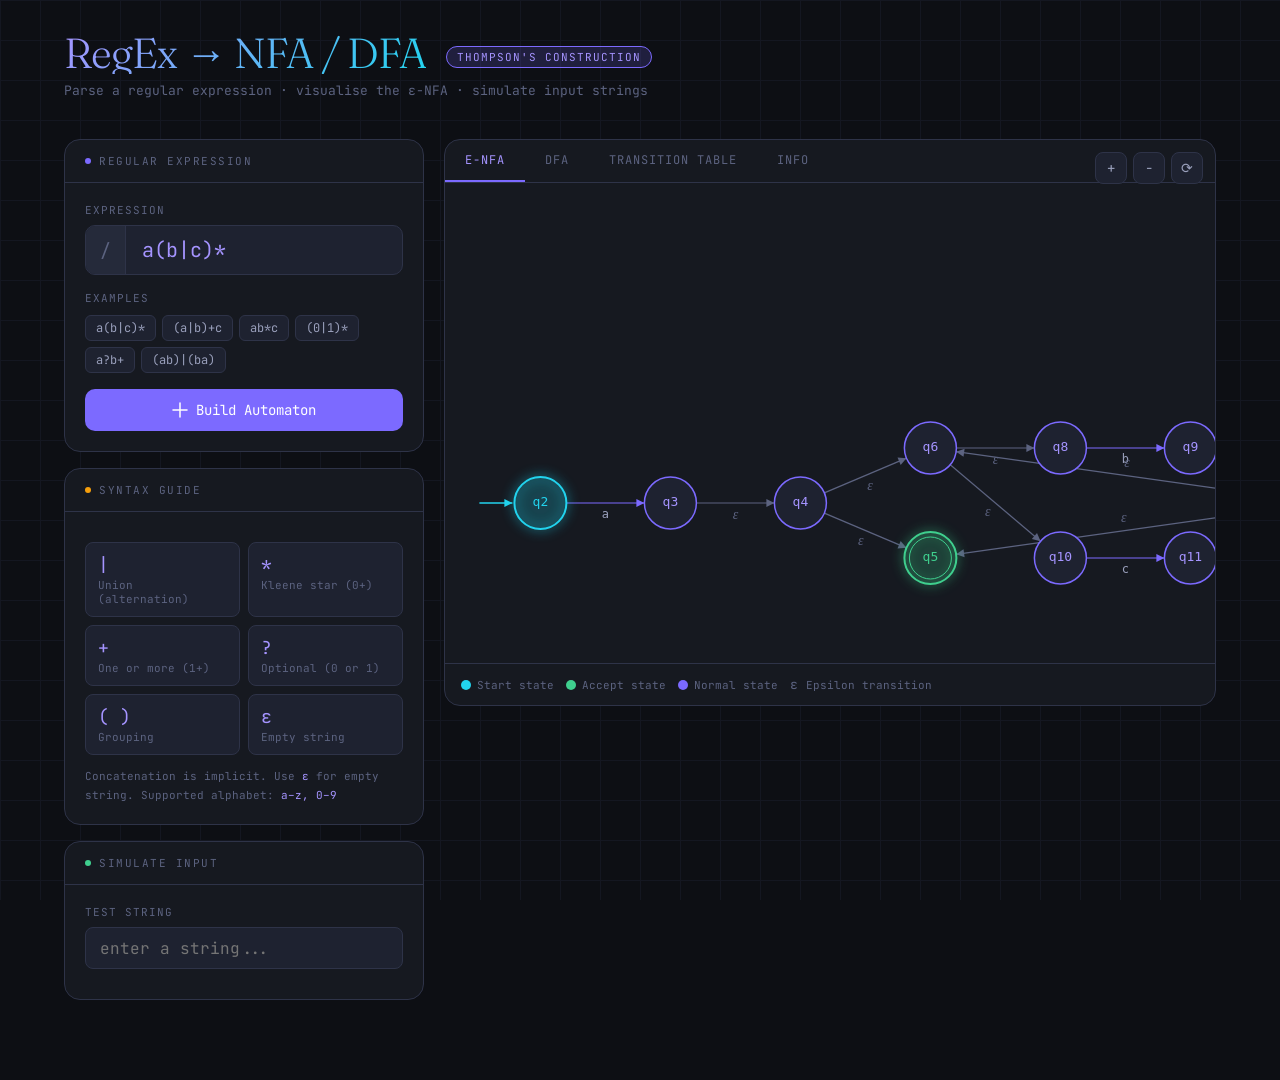
<file: index.html>
<!DOCTYPE html>
<html lang="en">
<head>
<meta charset="UTF-8">
<meta name="viewport" content="width=device-width, initial-scale=1.0">
<title>Regex → Finite Automaton</title>
<link href="https://fonts.googleapis.com/css2?family=JetBrains+Mono:wght@400;500;600&family=Fraunces:opsz,wght@9..144,300;9..144,600&display=swap" rel="stylesheet">
<link rel="stylesheet" href="styles.css">
</head>
<body>
<div class="app">
  <header>
    <div class="header-top">
      <h1>RegEx → NFA / DFA</h1>
      <div class="badge">Thompson's Construction</div>
    </div>
    <div class="subtitle">Parse a regular expression · visualise the ε-NFA · simulate input strings</div>
  </header>

  <div class="layout">
    <!-- Left panel -->
    <div style="display:flex;flex-direction:column;gap:16px;">

      <!-- Input panel -->
      <div class="panel">
        <div class="panel-header"><div class="panel-dot"></div> Regular Expression</div>
        <div class="panel-body">
          <div class="input-group">
            <label>Expression</label>
            <div class="regex-input-wrap">
              <div class="regex-prefix">/</div>
              <input id="regex-input" type="text" placeholder="a(b|c)*" autocomplete="off" spellcheck="false">
            </div>
            <div id="error-msg" class="error-msg"></div>
          </div>

          <div class="input-group">
            <label>Examples</label>
            <div class="examples">
              <button class="ex-btn" onclick="setExample('a(b|c)*')">a(b|c)*</button>
              <button class="ex-btn" onclick="setExample('(a|b)+c')">(a|b)+c</button>
              <button class="ex-btn" onclick="setExample('ab*c')">ab*c</button>
              <button class="ex-btn" onclick="setExample('(0|1)*')">(0|1)*</button>
              <button class="ex-btn" onclick="setExample('a?b+')">a?b+</button>
              <button class="ex-btn" onclick="setExample('(ab)+|(ba)+')">(ab)|(ba)</button>
            </div>
          </div>

          <button class="btn btn-primary" onclick="buildAutomaton()">
            <svg width="16" height="16" viewBox="0 0 16 16" fill="none"><path d="M8 1v14M1 8h14" stroke="currentColor" stroke-width="1.5" stroke-linecap="round"/></svg>
            Build Automaton
          </button>
        </div>
      </div>

      <!-- Syntax guide -->
      <div class="panel">
        <div class="panel-header"><div class="panel-dot amber"></div> Syntax Guide</div>
        <div class="panel-body">
          <div class="ops-grid">
            <div class="op-item"><div class="op-sym">|</div><div class="op-name">Union (alternation)</div></div>
            <div class="op-item"><div class="op-sym">*</div><div class="op-name">Kleene star (0+)</div></div>
            <div class="op-item"><div class="op-sym">+</div><div class="op-name">One or more (1+)</div></div>
            <div class="op-item"><div class="op-sym">?</div><div class="op-name">Optional (0 or 1)</div></div>
            <div class="op-item"><div class="op-sym">( )</div><div class="op-name">Grouping</div></div>
            <div class="op-item"><div class="op-sym">ε</div><div class="op-name">Empty string</div></div>
          </div>
          <div class="hint" style="margin-top:12px">
            Concatenation is implicit. Use <span>ε</span> for empty string. Supported alphabet: <span>a–z, 0–9</span>
          </div>
        </div>
      </div>

      <!-- Simulate -->
      <div class="panel" id="sim-panel" style="display:none">
        <div class="panel-header"><div class="panel-dot green"></div> Simulate Input</div>
        <div class="panel-body">
          <label>Test String</label>
          <input id="sim-string" type="text" placeholder="enter a string..." autocomplete="off" spellcheck="false" oninput="simulate()">
          <div class="sim-chars" id="sim-chars"></div>
          <div id="sim-result" class="sim-result"></div>
        </div>
      </div>

    </div>

    <!-- Right panel -->
    <div>
      <div id="canvas-wrap">
        <div class="tabs">
          <button class="tab active" id="tab-enfa" onclick="switchTab('enfa')">ε-NFA</button>
          <button class="tab" id="tab-dfa" onclick="switchTab('dfa')">DFA</button>
          <button class="tab" id="tab-table" onclick="switchTab('table')">Transition Table</button>
          <button class="tab" id="tab-info" onclick="switchTab('info')">Info</button>
        </div>

        <div id="canvas-controls">
          <div class="icon-btn" onclick="zoomIn()" title="Zoom in">+</div>
          <div class="icon-btn" onclick="zoomOut()" title="Zoom out">−</div>
          <div class="icon-btn" onclick="resetView()" title="Reset view">⟳</div>
        </div>

        <!-- Tab: ε-NFA -->
        <div id="content-enfa" class="tab-content active">
          <div id="welcome-state">
            <div class="welcome-icon">◎</div>
            <div class="welcome-title">Enter a regular expression to begin</div>
            <div class="hint" style="margin-top:8px;max-width:300px;font-size:12px">The automaton will be visualised here using Thompson's construction algorithm</div>
          </div>
          <canvas id="nfa-canvas" style="display:none"></canvas>
          <div class="legend" id="nfa-legend" style="display:none">
            <div class="legend-item"><div class="legend-dot" style="background:var(--teal)"></div> Start state</div>
            <div class="legend-item"><div class="legend-dot" style="background:var(--green)"></div> Accept state</div>
            <div class="legend-item"><div class="legend-dot" style="background:var(--accent)"></div> Normal state</div>
            <div class="legend-item"><span style="color:var(--text3);font-size:13px;margin-right:2px">ε</span> Epsilon transition</div>
          </div>
        </div>

        <!-- Tab: DFA -->
        <div id="content-dfa" class="tab-content">
          <canvas id="dfa-canvas"></canvas>
          <div class="legend" id="dfa-legend">
            <div class="legend-item"><div class="legend-dot" style="background:var(--teal)"></div> Start state</div>
            <div class="legend-item"><div class="legend-dot" style="background:var(--green)"></div> Accept state</div>
          </div>
        </div>

        <!-- Tab: Table -->
        <div id="content-table" class="tab-content">
          <div class="scrollable" id="table-container" style="padding:20px">
            <div class="hint" style="padding:40px;text-align:center">Build an automaton first.</div>
          </div>
        </div>

        <!-- Tab: Info -->
        <div id="content-info" class="tab-content">
          <div style="padding:20px" id="info-container">
            <div class="hint" style="padding:40px;text-align:center">Build an automaton first.</div>
          </div>
        </div>

      </div>
    </div>
  </div>
</div>

<script src="script.js"></script>
</body>
</html>
</file>
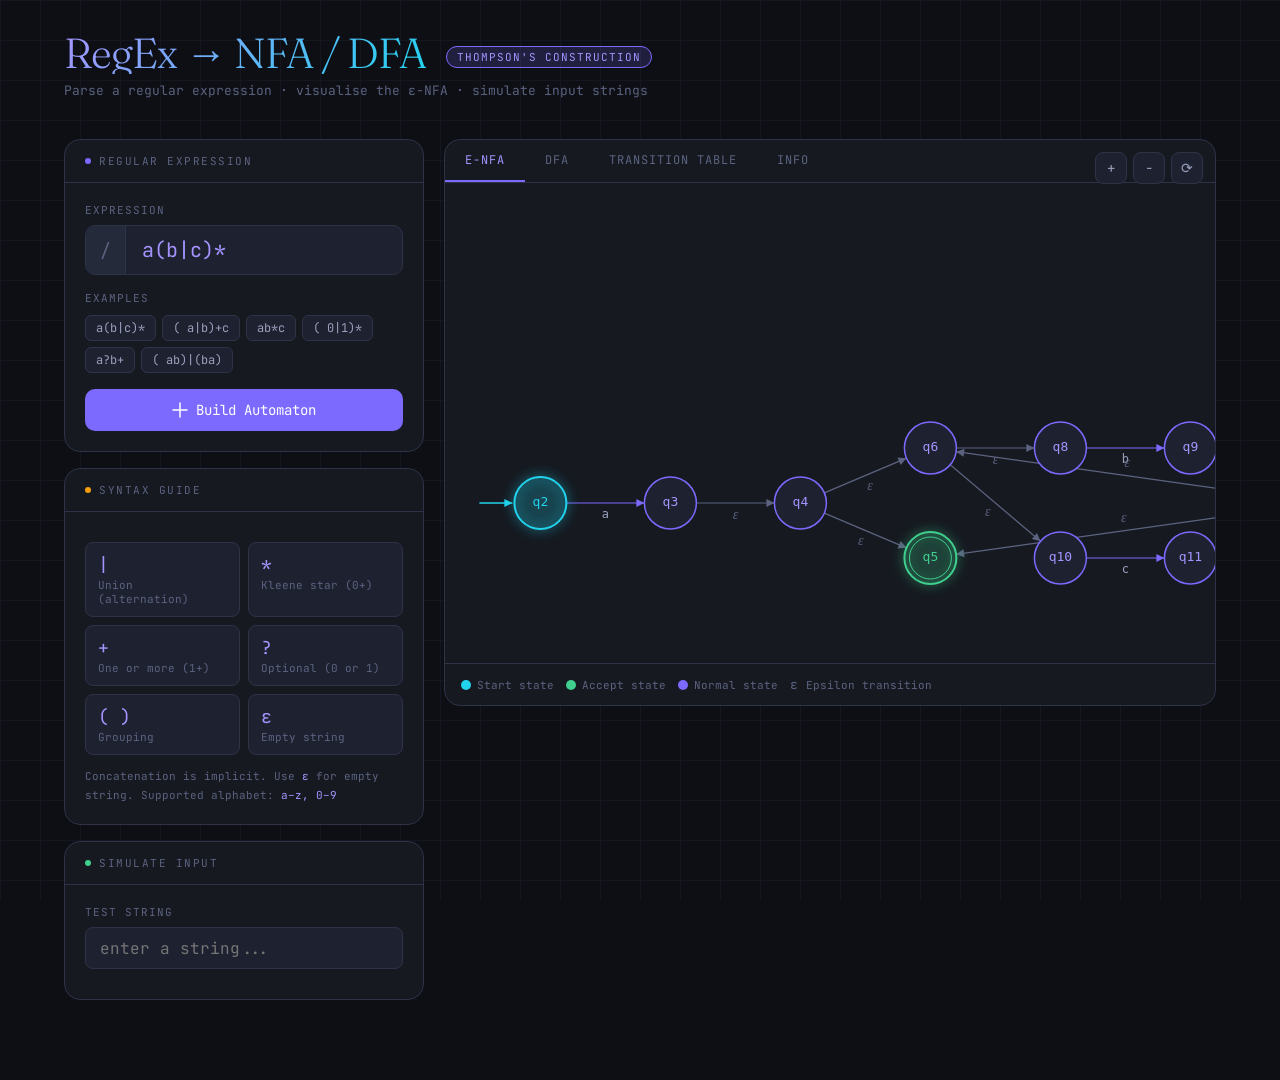
<file: regex-automaton 2.html>
<!DOCTYPE html>
<html lang="en">
<head>
<meta charset="UTF-8">
<meta name="viewport" content="width=device-width, initial-scale=1.0">
<title>Regex → Finite Automaton</title>
<link href="https://fonts.googleapis.com/css2?family=JetBrains+Mono:wght@400;500;600&family=Fraunces:opsz,wght@9..144,300;9..144,600&display=swap" rel="stylesheet">
<style>
  :root {
    --bg: #0d0f14;
    --surface: #161920;
    --surface2: #1e2230;
    --surface3: #252a3a;
    --border: #2e3348;
    --border2: #3d4460;
    --accent: #7c6aff;
    --accent2: #a594ff;
    --accent-glow: rgba(124,106,255,0.18);
    --green: #3fcf8e;
    --green-dim: rgba(63,207,142,0.12);
    --red: #ff6b6b;
    --red-dim: rgba(255,107,107,0.12);
    --amber: #f59e0b;
    --amber-dim: rgba(245,158,11,0.12);
    --teal: #22d3ee;
    --teal-dim: rgba(34,211,238,0.1);
    --text: #e8eaf2;
    --text2: #9aa0bc;
    --text3: #5c6380;
    --mono: 'JetBrains Mono', monospace;
    --serif: 'Fraunces', serif;
  }
  * { box-sizing: border-box; margin: 0; padding: 0; }
  body {
    background: var(--bg);
    color: var(--text);
    font-family: var(--mono);
    min-height: 100vh;
    overflow-x: hidden;
  }

  /* Grid background */
  body::before {
    content: '';
    position: fixed;
    inset: 0;
    background-image:
      linear-gradient(var(--border) 1px, transparent 1px),
      linear-gradient(90deg, var(--border) 1px, transparent 1px);
    background-size: 40px 40px;
    opacity: 0.25;
    pointer-events: none;
    z-index: 0;
  }

  .app { position: relative; z-index: 1; max-width: 1200px; margin: 0 auto; padding: 32px 24px 80px; }

  /* Header */
  header { margin-bottom: 40px; }
  .header-top { display: flex; align-items: flex-end; gap: 20px; margin-bottom: 8px; }
  h1 {
    font-family: var(--serif);
    font-size: 42px;
    font-weight: 300;
    letter-spacing: -1px;
    line-height: 1;
    background: linear-gradient(135deg, var(--accent2) 0%, var(--teal) 100%);
    -webkit-background-clip: text;
    -webkit-text-fill-color: transparent;
    background-clip: text;
  }
  .badge {
    background: var(--accent-glow);
    border: 1px solid var(--accent);
    color: var(--accent2);
    font-size: 11px;
    padding: 3px 10px;
    border-radius: 20px;
    margin-bottom: 6px;
    letter-spacing: 1px;
    text-transform: uppercase;
  }
  .subtitle { color: var(--text3); font-size: 13px; }

  /* Layout */
  .layout { display: grid; grid-template-columns: 360px 1fr; gap: 20px; align-items: start; }
  @media (max-width: 900px) { .layout { grid-template-columns: 1fr; } }

  /* Panel */
  .panel {
    background: var(--surface);
    border: 1px solid var(--border);
    border-radius: 16px;
    overflow: hidden;
  }
  .panel-header {
    padding: 14px 20px;
    border-bottom: 1px solid var(--border);
    display: flex;
    align-items: center;
    gap: 8px;
    font-size: 11px;
    letter-spacing: 1.5px;
    text-transform: uppercase;
    color: var(--text3);
  }
  .panel-dot { width: 6px; height: 6px; border-radius: 50%; background: var(--accent); }
  .panel-dot.green { background: var(--green); }
  .panel-dot.amber { background: var(--amber); }
  .panel-body { padding: 20px; }

  /* Input section */
  .input-group { margin-bottom: 16px; }
  label { font-size: 11px; color: var(--text3); letter-spacing: 1px; text-transform: uppercase; display: block; margin-bottom: 8px; }

  .regex-input-wrap {
    position: relative;
    display: flex;
    align-items: center;
    background: var(--surface2);
    border: 1px solid var(--border);
    border-radius: 10px;
    overflow: hidden;
    transition: border-color 0.2s;
  }
  .regex-input-wrap:focus-within { border-color: var(--accent); box-shadow: 0 0 0 3px var(--accent-glow); }
  .regex-prefix {
    padding: 0 14px;
    color: var(--text3);
    font-size: 18px;
    font-family: var(--mono);
    border-right: 1px solid var(--border);
    height: 48px;
    display: flex;
    align-items: center;
    background: var(--surface3);
    user-select: none;
  }
  #regex-input {
    flex: 1;
    background: transparent;
    border: none;
    outline: none;
    color: var(--accent2);
    font-family: var(--mono);
    font-size: 20px;
    padding: 0 16px;
    height: 48px;
    caret-color: var(--accent);
  }

  .examples { display: flex; flex-wrap: wrap; gap: 6px; margin-top: 10px; }
  .ex-btn {
    background: var(--surface2);
    border: 1px solid var(--border);
    color: var(--text2);
    font-family: var(--mono);
    font-size: 12px;
    padding: 4px 10px;
    border-radius: 6px;
    cursor: pointer;
    transition: all 0.15s;
  }
  .ex-btn:hover { border-color: var(--accent); color: var(--accent2); background: var(--accent-glow); }

  /* Buttons */
  .btn {
    display: inline-flex;
    align-items: center;
    gap: 8px;
    padding: 10px 20px;
    border-radius: 10px;
    font-family: var(--mono);
    font-size: 13px;
    cursor: pointer;
    transition: all 0.15s;
    border: none;
  }
  .btn-primary {
    background: var(--accent);
    color: #fff;
    width: 100%;
    justify-content: center;
    font-size: 14px;
    padding: 12px;
  }
  .btn-primary:hover { background: var(--accent2); transform: translateY(-1px); }
  .btn-primary:active { transform: translateY(0); }
  .btn-secondary {
    background: var(--surface2);
    border: 1px solid var(--border);
    color: var(--text2);
  }
  .btn-secondary:hover { border-color: var(--teal); color: var(--teal); }

  /* Tabs */
  .tabs { display: flex; border-bottom: 1px solid var(--border); }
  .tab {
    padding: 12px 20px;
    font-size: 12px;
    letter-spacing: 1px;
    text-transform: uppercase;
    color: var(--text3);
    cursor: pointer;
    border-bottom: 2px solid transparent;
    transition: all 0.15s;
    background: none;
    border-top: none;
    border-left: none;
    border-right: none;
    font-family: var(--mono);
  }
  .tab.active { color: var(--accent2); border-bottom-color: var(--accent); }
  .tab:hover:not(.active) { color: var(--text2); }

  /* Canvas area */
  #canvas-wrap {
    background: var(--surface);
    border: 1px solid var(--border);
    border-radius: 16px;
    overflow: hidden;
    position: relative;
  }
  #canvas-controls {
    position: absolute;
    top: 12px;
    right: 12px;
    display: flex;
    gap: 6px;
    z-index: 10;
  }
  .icon-btn {
    width: 32px; height: 32px;
    background: var(--surface2);
    border: 1px solid var(--border);
    border-radius: 8px;
    display: flex; align-items: center; justify-content: center;
    cursor: pointer;
    color: var(--text2);
    font-size: 14px;
    transition: all 0.15s;
  }
  .icon-btn:hover { border-color: var(--accent); color: var(--accent2); }

  #automaton-canvas { display: block; width: 100%; }

  /* Info table */
  .info-table { width: 100%; border-collapse: collapse; font-size: 12px; }
  .info-table td { padding: 6px 10px; border-bottom: 1px solid var(--border); }
  .info-table td:first-child { color: var(--text3); width: 40%; }
  .info-table td:last-child { color: var(--text2); font-family: var(--mono); }

  /* Transition table */
  .trans-table { width: 100%; border-collapse: collapse; font-size: 12px; overflow: auto; }
  .trans-table th {
    background: var(--surface3);
    padding: 8px 12px;
    color: var(--text3);
    font-weight: 400;
    letter-spacing: 1px;
    text-align: left;
    border-bottom: 1px solid var(--border);
    white-space: nowrap;
  }
  .trans-table td {
    padding: 7px 12px;
    border-bottom: 1px solid var(--border);
    color: var(--text2);
    white-space: nowrap;
  }
  .trans-table tr:hover td { background: var(--surface2); }
  .state-badge {
    display: inline-flex; align-items: center; gap: 4px;
    padding: 2px 8px;
    border-radius: 4px;
    font-size: 11px;
  }
  .state-start { background: var(--teal-dim); color: var(--teal); border: 1px solid var(--teal); }
  .state-accept { background: var(--green-dim); color: var(--green); border: 1px solid var(--green); }

  /* Simulation */
  #sim-string {
    background: var(--surface2);
    border: 1px solid var(--border);
    border-radius: 8px;
    padding: 0 14px;
    height: 42px;
    color: var(--text);
    font-family: var(--mono);
    font-size: 16px;
    width: 100%;
    outline: none;
    transition: border-color 0.2s;
  }
  #sim-string:focus { border-color: var(--teal); box-shadow: 0 0 0 3px var(--teal-dim); }
  .sim-result {
    padding: 14px 16px;
    border-radius: 10px;
    font-size: 14px;
    margin-top: 12px;
    display: none;
    align-items: center;
    gap: 10px;
  }
  .sim-result.accepted { display: flex; background: var(--green-dim); border: 1px solid var(--green); color: var(--green); }
  .sim-result.rejected { display: flex; background: var(--red-dim); border: 1px solid var(--red); color: var(--red); }
  .sim-chars { display: flex; flex-wrap: wrap; gap: 4px; margin-top: 10px; }
  .sim-char {
    width: 32px; height: 32px;
    display: flex; align-items: center; justify-content: center;
    border-radius: 6px;
    border: 1px solid var(--border);
    font-size: 16px;
    font-family: var(--mono);
    transition: all 0.3s;
    background: var(--surface2);
    color: var(--text2);
  }
  .sim-char.active { background: var(--accent-glow); border-color: var(--accent); color: var(--accent2); }
  .sim-char.accepted { background: var(--green-dim); border-color: var(--green); color: var(--green); }
  .sim-char.rejected { background: var(--red-dim); border-color: var(--red); color: var(--red); }

  /* Error */
  .error-msg {
    background: var(--red-dim);
    border: 1px solid var(--red);
    color: var(--red);
    padding: 12px 16px;
    border-radius: 10px;
    font-size: 13px;
    margin-top: 12px;
    display: none;
  }
  .error-msg.show { display: block; }

  /* Legend */
  .legend { display: flex; flex-wrap: wrap; gap: 12px; font-size: 11px; color: var(--text3); padding: 12px 16px; border-top: 1px solid var(--border); }
  .legend-item { display: flex; align-items: center; gap: 6px; }
  .legend-dot { width: 10px; height: 10px; border-radius: 50%; }

  /* Scrollable */
  .scrollable { overflow-x: auto; }

  /* Tab content */
  .tab-content { display: none; }
  .tab-content.active { display: block; }

  /* Hint */
  .hint {
    color: var(--text3);
    font-size: 11px;
    line-height: 1.7;
  }
  .hint span { color: var(--accent2); }

  .ops-grid { display: grid; grid-template-columns: 1fr 1fr; gap: 8px; margin-top: 10px; }
  .op-item { background: var(--surface2); border: 1px solid var(--border); border-radius: 8px; padding: 10px 12px; }
  .op-sym { font-size: 18px; color: var(--accent2); }
  .op-name { font-size: 11px; color: var(--text3); margin-top: 2px; }

  /* Welcome */
  #welcome-state {
    display: flex;
    flex-direction: column;
    align-items: center;
    justify-content: center;
    padding: 60px 40px;
    text-align: center;
    color: var(--text3);
    min-height: 400px;
  }
  .welcome-icon { font-size: 48px; margin-bottom: 16px; opacity: 0.5; }
  .welcome-title { font-family: var(--serif); font-size: 20px; font-weight: 300; color: var(--text2); margin-bottom: 8px; }
</style>
</head>
<body>
<div class="app">
  <header>
    <div class="header-top">
      <h1>RegEx → NFA / DFA</h1>
      <div class="badge">Thompson's Construction</div>
    </div>
    <div class="subtitle">Parse a regular expression · visualise the ε-NFA · simulate input strings</div>
  </header>

  <div class="layout">
    <!-- Left panel -->
    <div style="display:flex;flex-direction:column;gap:16px;">

      <!-- Input panel -->
      <div class="panel">
        <div class="panel-header"><div class="panel-dot"></div> Regular Expression</div>
        <div class="panel-body">
          <div class="input-group">
            <label>Expression</label>
            <div class="regex-input-wrap">
              <div class="regex-prefix">/</div>
              <input id="regex-input" type="text" placeholder="a(b|c)*" autocomplete="off" spellcheck="false">
            </div>
            <div id="error-msg" class="error-msg"></div>
          </div>

          <div class="input-group">
            <label>Examples</label>
            <div class="examples">
              <button class="ex-btn" onclick="setExample('a(b|c)*')">a(b|c)*</button>
              <button class="ex-btn" onclick="setExample('(a|b)+c')">( a|b)+c</button>
              <button class="ex-btn" onclick="setExample('ab*c')">ab*c</button>
              <button class="ex-btn" onclick="setExample('(0|1)*')">( 0|1)*</button>
              <button class="ex-btn" onclick="setExample('a?b+')">a?b+</button>
              <button class="ex-btn" onclick="setExample('(ab)+|(ba)+')">( ab)|(ba)</button>
            </div>
          </div>

          <button class="btn btn-primary" onclick="buildAutomaton()">
            <svg width="16" height="16" viewBox="0 0 16 16" fill="none"><path d="M8 1v14M1 8h14" stroke="currentColor" stroke-width="1.5" stroke-linecap="round"/></svg>
            Build Automaton
          </button>
        </div>
      </div>

      <!-- Syntax guide -->
      <div class="panel">
        <div class="panel-header"><div class="panel-dot amber"></div> Syntax Guide</div>
        <div class="panel-body">
          <div class="ops-grid">
            <div class="op-item"><div class="op-sym">|</div><div class="op-name">Union (alternation)</div></div>
            <div class="op-item"><div class="op-sym">*</div><div class="op-name">Kleene star (0+)</div></div>
            <div class="op-item"><div class="op-sym">+</div><div class="op-name">One or more (1+)</div></div>
            <div class="op-item"><div class="op-sym">?</div><div class="op-name">Optional (0 or 1)</div></div>
            <div class="op-item"><div class="op-sym">( )</div><div class="op-name">Grouping</div></div>
            <div class="op-item"><div class="op-sym">ε</div><div class="op-name">Empty string</div></div>
          </div>
          <div class="hint" style="margin-top:12px">
            Concatenation is implicit. Use <span>ε</span> for empty string. Supported alphabet: <span>a–z, 0–9</span>
          </div>
        </div>
      </div>

      <!-- Simulate -->
      <div class="panel" id="sim-panel" style="display:none">
        <div class="panel-header"><div class="panel-dot green"></div> Simulate Input</div>
        <div class="panel-body">
          <label>Test String</label>
          <input id="sim-string" type="text" placeholder="enter a string..." autocomplete="off" spellcheck="false" oninput="simulate()">
          <div class="sim-chars" id="sim-chars"></div>
          <div id="sim-result" class="sim-result"></div>
        </div>
      </div>

    </div>

    <!-- Right panel -->
    <div>
      <div id="canvas-wrap">
        <div class="tabs">
          <button class="tab active" id="tab-enfa" onclick="switchTab('enfa')">ε-NFA</button>
          <button class="tab" id="tab-dfa" onclick="switchTab('dfa')">DFA</button>
          <button class="tab" id="tab-table" onclick="switchTab('table')">Transition Table</button>
          <button class="tab" id="tab-info" onclick="switchTab('info')">Info</button>
        </div>

        <div id="canvas-controls">
          <div class="icon-btn" onclick="zoomIn()" title="Zoom in">+</div>
          <div class="icon-btn" onclick="zoomOut()" title="Zoom out">−</div>
          <div class="icon-btn" onclick="resetView()" title="Reset view">⟳</div>
        </div>

        <!-- Tab: ε-NFA -->
        <div id="content-enfa" class="tab-content active">
          <div id="welcome-state">
            <div class="welcome-icon">◎</div>
            <div class="welcome-title">Enter a regular expression to begin</div>
            <div class="hint" style="margin-top:8px;max-width:300px;font-size:12px">The automaton will be visualised here using Thompson's construction algorithm</div>
          </div>
          <canvas id="nfa-canvas" style="display:none"></canvas>
          <div class="legend" id="nfa-legend" style="display:none">
            <div class="legend-item"><div class="legend-dot" style="background:var(--teal)"></div> Start state</div>
            <div class="legend-item"><div class="legend-dot" style="background:var(--green)"></div> Accept state</div>
            <div class="legend-item"><div class="legend-dot" style="background:var(--accent)"></div> Normal state</div>
            <div class="legend-item"><span style="color:var(--text3);font-size:13px;margin-right:2px">ε</span> Epsilon transition</div>
          </div>
        </div>

        <!-- Tab: DFA -->
        <div id="content-dfa" class="tab-content">
          <canvas id="dfa-canvas"></canvas>
          <div class="legend" id="dfa-legend">
            <div class="legend-item"><div class="legend-dot" style="background:var(--teal)"></div> Start state</div>
            <div class="legend-item"><div class="legend-dot" style="background:var(--green)"></div> Accept state</div>
          </div>
        </div>

        <!-- Tab: Table -->
        <div id="content-table" class="tab-content">
          <div class="scrollable" id="table-container" style="padding:20px">
            <div class="hint" style="padding:40px;text-align:center">Build an automaton first.</div>
          </div>
        </div>

        <!-- Tab: Info -->
        <div id="content-info" class="tab-content">
          <div style="padding:20px" id="info-container">
            <div class="hint" style="padding:40px;text-align:center">Build an automaton first.</div>
          </div>
        </div>

      </div>
    </div>
  </div>
</div>

<script>
// ─────────────────────────────────────────
// REGEX PARSER & THOMPSON'S CONSTRUCTION
// ─────────────────────────────────────────

let nfaGlobal = null;
let dfaGlobal = null;
let currentTab = 'enfa';

// ─── AST Nodes ───
class ASTChar  { constructor(c) { this.type='char'; this.char=c; } }
class ASTEps   { constructor()  { this.type='eps'; } }
class ASTConcat{ constructor(l,r){ this.type='concat'; this.left=l; this.right=r; } }
class ASTUnion { constructor(l,r){ this.type='union'; this.left=l; this.right=r; } }
class ASTStar  { constructor(e)  { this.type='star'; this.expr=e; } }

// ─── Parser (recursive descent) ───
function parse(regex) {
  let pos = 0;
  const s = regex;

  function expr() {
    let node = concat();
    while (pos < s.length && s[pos] === '|') {
      pos++;
      const right = concat();
      node = new ASTUnion(node, right);
    }
    return node;
  }

  function concat() {
    let node = repeat();
    while (pos < s.length && s[pos] !== ')' && s[pos] !== '|') {
      const right = repeat();
      node = new ASTConcat(node, right);
    }
    return node;
  }

  function repeat() {
    let node = atom();
    while (pos < s.length && (s[pos] === '*' || s[pos] === '+' || s[pos] === '?')) {
      const op = s[pos++];
      if (op === '*') node = new ASTStar(node);
      else if (op === '+') node = new ASTConcat(node, new ASTStar(structuredClone ? JSON.parse(JSON.stringify(node)) : node));
      else if (op === '?') node = new ASTUnion(node, new ASTEps());
    }
    return node;
  }

  function atom() {
    if (pos >= s.length) return new ASTEps();
    if (s[pos] === '(') {
      pos++;
      const node = expr();
      if (pos < s.length && s[pos] === ')') pos++;
      else throw new Error('Unmatched parenthesis');
      return node;
    }
    if (s[pos] === 'ε' || s[pos] === '') return (pos++, new ASTEps());
    const c = s[pos++];
    if (c === '*' || c === '+' || c === '?' || c === ')' || c === '|')
      throw new Error('Unexpected operator: ' + c);
    return new ASTChar(c);
  }

  const result = expr();
  if (pos < s.length) throw new Error('Unexpected character: ' + s[pos]);
  return result;
}

// ─── NFA State ───
let stateId = 0;
class NFAState {
  constructor() {
    this.id = stateId++;
    this.transitions = {}; // char -> [state]
    this.epsilons = [];
  }
  addTransition(c, state) {
    if (!this.transitions[c]) this.transitions[c] = [];
    this.transitions[c].push(state);
  }
  addEpsilon(state) { this.epsilons.push(state); }
}

// ─── Thompson's Construction ───
function thompson(ast) {
  function build(node) {
    const start = new NFAState();
    const accept = new NFAState();
    if (node.type === 'char') {
      start.addTransition(node.char, accept);
    } else if (node.type === 'eps') {
      start.addEpsilon(accept);
    } else if (node.type === 'concat') {
      const left  = build(node.left);
      const right = build(node.right);
      left.accept.addEpsilon(right.start);
      return { start: left.start, accept: right.accept };
    } else if (node.type === 'union') {
      const left  = build(node.left);
      const right = build(node.right);
      start.addEpsilon(left.start);
      start.addEpsilon(right.start);
      left.accept.addEpsilon(accept);
      right.accept.addEpsilon(accept);
    } else if (node.type === 'star') {
      const inner = build(node.expr);
      start.addEpsilon(inner.start);
      start.addEpsilon(accept);
      inner.accept.addEpsilon(inner.start);
      inner.accept.addEpsilon(accept);
    }
    return { start, accept };
  }
  return build(ast);
}

// ─── Collect all NFA states ───
function collectStates(nfa) {
  const visited = new Set();
  const queue = [nfa.start];
  while (queue.length) {
    const s = queue.shift();
    if (visited.has(s.id)) continue;
    visited.add(s.id);
    s.epsilons.forEach(t => queue.push(t));
    Object.values(s.transitions).forEach(ts => ts.forEach(t => queue.push(t)));
  }
  const stateMap = {};
  visited.forEach(id => stateMap[id] = id);
  return visited;
}

// ─── Epsilon closure ───
function epsClosure(states) {
  const closure = new Set(states.map(s => s.id));
  const queue = [...states];
  while (queue.length) {
    const s = queue.shift();
    s.epsilons.forEach(t => {
      if (!closure.has(t.id)) { closure.add(t.id); queue.push(t); }
    });
  }
  return closure;
}

function epsByIds(idSet, stateById) {
  return epsClosure(Array.from(idSet).map(id => stateById[id]));
}

// ─── Subset construction (NFA→DFA) ───
function nfaToDfa(nfa, alphabet) {
  const stateById = {};
  const allStates = [];
  const queue2 = [nfa.start];
  while (queue2.length) {
    const s = queue2.shift();
    if (stateById[s.id]) continue;
    stateById[s.id] = s;
    allStates.push(s);
    s.epsilons.forEach(t => queue2.push(t));
    Object.values(s.transitions).forEach(ts => ts.forEach(t => queue2.push(t)));
  }

  const startClosure = epsClosure([nfa.start]);
  const setKey = set => Array.from(set).sort((a,b)=>a-b).join(',');

  const dfaStates = {};
  const dfaTransitions = {};
  const dfaAccept = new Set();
  const workList = [startClosure];
  dfaStates[setKey(startClosure)] = setKey(startClosure);

  while (workList.length) {
    const current = workList.pop();
    const key = setKey(current);
    if (!dfaTransitions[key]) dfaTransitions[key] = {};

    if (current.has(nfa.accept.id)) dfaAccept.add(key);

    for (const c of alphabet) {
      const moved = new Set();
      current.forEach(id => {
        const s = stateById[id];
        if (s && s.transitions[c]) s.transitions[c].forEach(t => moved.add(t.id));
      });
      if (moved.size === 0) continue;
      const nextClosure = epsByIds(moved, stateById);
      const nextKey = setKey(nextClosure);
      if (!dfaStates[nextKey]) { dfaStates[nextKey] = nextKey; workList.push(nextClosure); }
      dfaTransitions[key][c] = nextKey;
    }
  }

  return {
    states: Object.keys(dfaStates),
    start: setKey(startClosure),
    accept: dfaAccept,
    transitions: dfaTransitions,
    alphabet
  };
}

// ─── Build & render ───
function buildAutomaton() {
  const raw = document.getElementById('regex-input').value.trim();
  const errEl = document.getElementById('error-msg');
  errEl.classList.remove('show');

  if (!raw) {
    errEl.textContent = 'Please enter a regular expression.';
    errEl.classList.add('show');
    return;
  }

  stateId = 0;
  let ast, nfa;
  try {
    ast = parse(raw);
    nfa = thompson(ast);
  } catch(e) {
    errEl.textContent = 'Parse error: ' + e.message;
    errEl.classList.add('show');
    return;
  }

  // Collect alphabet
  const alpha = new Set();
  function collectAlpha(node) {
    if (!node) return;
    if (node.type === 'char') alpha.add(node.char);
    if (node.type === 'concat' || node.type === 'union') { collectAlpha(node.left); collectAlpha(node.right); }
    if (node.type === 'star') collectAlpha(node.expr);
  }
  collectAlpha(ast);
  const alphabet = Array.from(alpha).sort();

  // Collect NFA states
  const allNFAStates = [];
  const visited = new Set();
  const bfsQ = [nfa.start];
  while (bfsQ.length) {
    const s = bfsQ.shift();
    if (visited.has(s.id)) continue;
    visited.add(s.id);
    allNFAStates.push(s);
    s.epsilons.forEach(t => bfsQ.push(t));
    Object.values(s.transitions).forEach(ts => ts.forEach(t => bfsQ.push(t)));
  }

  nfaGlobal = { ...nfa, allStates: allNFAStates, alphabet };
  dfaGlobal = nfaToDfa(nfa, alphabet);

  // Show sim panel
  document.getElementById('sim-panel').style.display = '';
  document.getElementById('sim-result').className = 'sim-result';
  document.getElementById('sim-chars').innerHTML = '';

  renderNFA();
  renderDFA();
  renderTable();
  renderInfo(raw, alphabet);

  // Show canvas
  document.getElementById('welcome-state').style.display = 'none';
  document.getElementById('nfa-canvas').style.display = 'block';
  document.getElementById('nfa-legend').style.display = 'flex';
}

// ─────────────────────────────────────────
// LAYOUT ENGINE (Layered graph layout)
// ─────────────────────────────────────────

function layoutNFA(states, startId, acceptId) {
  // BFS layers
  const layers = {};
  const visited = new Set();
  const queue = [{ id: startId, layer: 0 }];
  const stateMap = {};
  states.forEach(s => stateMap[s.id] = s);

  while (queue.length) {
    const { id, layer } = queue.shift();
    if (visited.has(id)) continue;
    visited.add(id);
    if (!layers[layer]) layers[layer] = [];
    layers[layer].push(id);
    const s = stateMap[id];
    if (!s) continue;
    s.epsilons.forEach(t => queue.push({ id: t.id, layer: layer + 1 }));
    Object.values(s.transitions).forEach(ts => ts.forEach(t => queue.push({ id: t.id, layer: layer + 1 })));
  }

  // Add any unvisited states
  states.forEach(s => {
    if (!visited.has(s.id)) {
      const maxLayer = Math.max(...Object.keys(layers).map(Number));
      if (!layers[maxLayer + 1]) layers[maxLayer + 1] = [];
      layers[maxLayer + 1].push(s.id);
    }
  });

  const NODE_W = 64, NODE_SPACING_X = 130, NODE_SPACING_Y = 110;
  const positions = {};
  const layerKeys = Object.keys(layers).map(Number).sort((a,b)=>a-b);
  const totalLayers = layerKeys.length;

  layerKeys.forEach((layer, li) => {
    const nodes = layers[layer];
    nodes.forEach((id, ni) => {
      positions[id] = {
        x: 80 + li * NODE_SPACING_X,
        y: 80 + ni * NODE_SPACING_Y - (nodes.length - 1) * NODE_SPACING_Y / 2
      };
    });
  });

  return positions;
}

function layoutDFA(states, startKey) {
  // BFS layers for DFA (states are string keys)
  const layers = {};
  const visited = new Set();
  const queue = [{ id: startKey, layer: 0 }];

  while (queue.length) {
    const { id, layer } = queue.shift();
    if (visited.has(id)) continue;
    visited.add(id);
    if (!layers[layer]) layers[layer] = [];
    layers[layer].push(id);
    if (dfaGlobal.transitions[id]) {
      Object.values(dfaGlobal.transitions[id]).forEach(t => queue.push({ id: t, layer: layer + 1 }));
    }
  }

  states.forEach(s => {
    if (!visited.has(s)) {
      if (!layers[0]) layers[0] = [];
      layers[0].push(s);
    }
  });

  const NODE_SPACING_X = 150, NODE_SPACING_Y = 110;
  const positions = {};
  const layerKeys = Object.keys(layers).map(Number).sort((a,b)=>a-b);

  layerKeys.forEach((layer) => {
    const nodes = layers[layer];
    nodes.forEach((id, ni) => {
      positions[id] = {
        x: 80 + layer * NODE_SPACING_X,
        y: 80 + ni * NODE_SPACING_Y - (nodes.length - 1) * NODE_SPACING_Y / 2
      };
    });
  });

  return positions;
}

// ─────────────────────────────────────────
// CANVAS RENDERER
// ─────────────────────────────────────────

const COLORS = {
  bg: '#161920', bgNode: '#1e2230', border: '#2e3348',
  accent: '#7c6aff', accent2: '#a594ff', accentGlow: 'rgba(124,106,255,0.15)',
  teal: '#22d3ee', tealDim: 'rgba(34,211,238,0.12)',
  green: '#3fcf8e', greenDim: 'rgba(63,207,142,0.12)',
  text: '#e8eaf2', text2: '#9aa0bc', text3: '#5c6380',
  eps: '#5c6380', edge: '#3d4460'
};

let nfaViewState  = { scale: 1, offX: 0, offY: 0, dragging: false, startX: 0, startY: 0, startOffX: 0, startOffY: 0 };
let dfaViewState  = { scale: 1, offX: 0, offY: 0, dragging: false, startX: 0, startY: 0, startOffX: 0, startOffY: 0 };

function setupDrag(canvas, vs) {
  canvas.onmousedown = e => {
    vs.dragging = true; vs.startX = e.clientX; vs.startY = e.clientY;
    vs.startOffX = vs.offX; vs.startOffY = vs.offY;
    canvas.style.cursor = 'grabbing';
  };
  canvas.onmousemove = e => {
    if (!vs.dragging) return;
    vs.offX = vs.startOffX + (e.clientX - vs.startX);
    vs.offY = vs.startOffY + (e.clientY - vs.startY);
    if (currentTab === 'enfa') drawNFACanvas();
    else if (currentTab === 'dfa') drawDFACanvas();
  };
  canvas.onmouseup = () => { vs.dragging = false; canvas.style.cursor = 'grab'; };
  canvas.onmouseleave = () => { vs.dragging = false; canvas.style.cursor = 'grab'; };
  canvas.onwheel = e => {
    e.preventDefault();
    const factor = e.deltaY < 0 ? 1.1 : 0.9;
    vs.scale = Math.max(0.3, Math.min(3, vs.scale * factor));
    if (currentTab === 'enfa') drawNFACanvas();
    else if (currentTab === 'dfa') drawDFACanvas();
  };
  canvas.style.cursor = 'grab';
}

function drawNode(ctx, x, y, label, type) {
  const R = 26;
  ctx.save();

  // Shadow glow for special states
  if (type === 'start') {
    ctx.shadowColor = COLORS.teal; ctx.shadowBlur = 12;
  } else if (type === 'accept') {
    ctx.shadowColor = COLORS.green; ctx.shadowBlur = 12;
  }

  // Outer circle
  ctx.beginPath();
  ctx.arc(x, y, R, 0, Math.PI * 2);
  ctx.fillStyle = type === 'start' ? COLORS.tealDim : type === 'accept' ? COLORS.greenDim : COLORS.bgNode;
  ctx.fill();
  ctx.strokeStyle = type === 'start' ? COLORS.teal : type === 'accept' ? COLORS.green : COLORS.accent;
  ctx.lineWidth = type === 'start' || type === 'accept' ? 2 : 1.5;
  ctx.stroke();
  ctx.shadowBlur = 0;

  // Double circle for accept state
  if (type === 'accept') {
    ctx.beginPath();
    ctx.arc(x, y, R - 5, 0, Math.PI * 2);
    ctx.strokeStyle = COLORS.green;
    ctx.lineWidth = 1;
    ctx.stroke();
  }

  // Label
  ctx.fillStyle = type === 'start' ? COLORS.teal : type === 'accept' ? COLORS.green : COLORS.accent2;
  ctx.font = '500 13px JetBrains Mono, monospace';
  ctx.textAlign = 'center';
  ctx.textBaseline = 'middle';
  ctx.fillText('q' + label, x, y);
  ctx.restore();
}

function drawArrow(ctx, x1, y1, x2, y2, label, color, curved) {
  color = color || COLORS.edge;
  const R = 26;
  const dx = x2 - x1, dy = y2 - y1;
  const dist = Math.sqrt(dx*dx + dy*dy);
  const ux = dx/dist, uy = dy/dist;

  const sx = x1 + ux * R, sy = y1 + uy * R;
  const ex = x2 - ux * R, ey = y2 - uy * R;

  ctx.save();
  ctx.strokeStyle = color;
  ctx.fillStyle = color;
  ctx.lineWidth = 1.2;

  if (curved) {
    // Curved arc for self-loops or back-edges
    const mx = (sx + ex) / 2 - dy * 0.4;
    const my = (sy + ey) / 2 + dx * 0.4;
    ctx.beginPath();
    ctx.moveTo(sx, sy);
    ctx.quadraticCurveTo(mx, my, ex, ey);
    ctx.stroke();
    // Arrow head at end
    const angle = Math.atan2(ey - my, ex - mx);
    drawArrowHead(ctx, ex, ey, angle, color);
    // Label
    if (label) {
      ctx.fillStyle = COLORS.text2;
      ctx.font = '400 12px JetBrains Mono, monospace';
      ctx.textAlign = 'center';
      ctx.textBaseline = 'middle';
      ctx.fillText(label, (sx+ex)/2 - dy*0.35, (sy+ey)/2 + dx*0.35);
    }
  } else {
    ctx.beginPath();
    ctx.moveTo(sx, sy);
    ctx.lineTo(ex, ey);
    ctx.stroke();
    const angle = Math.atan2(ey - sy, ex - sx);
    drawArrowHead(ctx, ex, ey, angle, color);
    if (label) {
      ctx.fillStyle = label === 'ε' ? COLORS.eps : COLORS.text2;
      ctx.font = label === 'ε' ? 'italic 14px Georgia, serif' : '400 12px JetBrains Mono, monospace';
      ctx.textAlign = 'center';
      ctx.textBaseline = 'middle';
      const lx = (sx + ex) / 2 - uy * 12;
      const ly = (sy + ey) / 2 + ux * 12;
      ctx.fillText(label, lx, ly);
    }
  }
  ctx.restore();
}

function drawSelfLoop(ctx, x, y, label, color) {
  color = color || COLORS.edge;
  const R = 26, loopR = 18;
  const cx = x, cy = y - R - loopR;

  ctx.save();
  ctx.strokeStyle = color;
  ctx.lineWidth = 1.2;
  ctx.beginPath();
  ctx.arc(cx, cy, loopR, 0, Math.PI * 1.85);
  ctx.stroke();

  // Arrow head
  const angle = Math.PI * 0.05 + Math.PI * 0.5;
  drawArrowHead(ctx, cx + Math.cos(Math.PI * 1.85) * loopR, cy + Math.sin(Math.PI * 1.85) * loopR, angle, color);

  if (label) {
    ctx.fillStyle = label === 'ε' ? COLORS.eps : COLORS.text2;
    ctx.font = label === 'ε' ? 'italic 14px Georgia, serif' : '400 12px JetBrains Mono, monospace';
    ctx.textAlign = 'center';
    ctx.textBaseline = 'middle';
    ctx.fillText(label, cx, cy - loopR - 8);
  }
  ctx.restore();
}

function drawArrowHead(ctx, x, y, angle, color) {
  const size = 8;
  ctx.save();
  ctx.translate(x, y);
  ctx.rotate(angle);
  ctx.fillStyle = color;
  ctx.beginPath();
  ctx.moveTo(0, 0);
  ctx.lineTo(-size, -size/2);
  ctx.lineTo(-size, size/2);
  ctx.closePath();
  ctx.fill();
  ctx.restore();
}

function drawInitArrow(ctx, x, y) {
  const R = 26;
  ctx.save();
  ctx.strokeStyle = COLORS.teal;
  ctx.fillStyle = COLORS.teal;
  ctx.lineWidth = 1.5;
  ctx.beginPath();
  ctx.moveTo(x - R - 35, y);
  ctx.lineTo(x - R - 2, y);
  ctx.stroke();
  drawArrowHead(ctx, x - R - 2, y, 0, COLORS.teal);
  ctx.restore();
}

let nfaPositions = null;

function renderNFA() {
  const nfa = nfaGlobal;
  nfaPositions = layoutNFA(nfa.allStates, nfa.start.id, nfa.accept.id);
  drawNFACanvas();
}

function drawNFACanvas() {
  const nfa = nfaGlobal;
  if (!nfa) return;
  const canvas = document.getElementById('nfa-canvas');
  const wrap = canvas.parentElement;
  const W = wrap.clientWidth || 700;
  const H = 480;
  canvas.width = W;
  canvas.height = H;
  const ctx = canvas.getContext('2d');
  ctx.fillStyle = COLORS.bg;
  ctx.fillRect(0, 0, W, H);

  const vs = nfaViewState;
  ctx.save();
  ctx.translate(vs.offX + W * 0.02, vs.offY + H * 0.5);
  ctx.scale(vs.scale, vs.scale);

  const pos = nfaPositions;

  // Draw edges first
  nfa.allStates.forEach(s => {
    // Epsilon transitions
    s.epsilons.forEach(t => {
      if (s.id === t.id) { drawSelfLoop(ctx, pos[s.id].x, pos[s.id].y, 'ε', COLORS.eps); return; }
      const curved = pos[t.id].y !== pos[s.id].y && Math.abs(pos[t.id].x - pos[s.id].x) < 10;
      drawArrow(ctx, pos[s.id].x, pos[s.id].y, pos[t.id].x, pos[t.id].y, 'ε', COLORS.eps, curved);
    });
    // Symbol transitions
    Object.entries(s.transitions).forEach(([c, targets]) => {
      targets.forEach(t => {
        if (s.id === t.id) { drawSelfLoop(ctx, pos[s.id].x, pos[s.id].y, c, COLORS.accent); return; }
        const curved = pos[t.id].y !== pos[s.id].y && Math.abs(pos[t.id].x - pos[s.id].x) < 10;
        drawArrow(ctx, pos[s.id].x, pos[s.id].y, pos[t.id].x, pos[t.id].y, c, COLORS.accent, curved);
      });
    });
  });

  // Draw init arrow
  drawInitArrow(ctx, pos[nfa.start.id].x, pos[nfa.start.id].y);

  // Draw nodes
  nfa.allStates.forEach(s => {
    const type = s.id === nfa.start.id ? 'start' : s.id === nfa.accept.id ? 'accept' : 'normal';
    drawNode(ctx, pos[s.id].x, pos[s.id].y, s.id, type);
  });

  ctx.restore();
}

let dfaPositions = null;

function renderDFA() {
  const dfa = dfaGlobal;
  dfaPositions = layoutDFA(dfa.states, dfa.start);
  drawDFACanvas();
}

function drawDFACanvas() {
  const dfa = dfaGlobal;
  if (!dfa) return;
  const canvas = document.getElementById('dfa-canvas');
  const wrap = canvas.parentElement;
  const W = wrap.clientWidth || 700;
  const H = 480;
  canvas.width = W;
  canvas.height = H;
  const ctx = canvas.getContext('2d');
  ctx.fillStyle = COLORS.bg;
  ctx.fillRect(0, 0, W, H);

  const vs = dfaViewState;
  ctx.save();
  ctx.translate(vs.offX + W * 0.02, vs.offY + H * 0.5);
  ctx.scale(vs.scale, vs.scale);

  const pos = dfaPositions;
  const stateLabels = {};
  dfa.states.forEach((s, i) => { stateLabels[s] = i; });

  // Edges
  dfa.states.forEach(s => {
    if (!dfa.transitions[s]) return;
    Object.entries(dfa.transitions[s]).forEach(([c, t]) => {
      if (s === t) { drawSelfLoop(ctx, pos[s].x, pos[s].y, c, COLORS.accent); return; }
      const curved = pos[t].y !== pos[s].y && Math.abs(pos[t].x - pos[s].x) < 10;
      drawArrow(ctx, pos[s].x, pos[s].y, pos[t].x, pos[t].y, c, COLORS.accent, curved);
    });
  });

  drawInitArrow(ctx, pos[dfa.start].x, pos[dfa.start].y);

  // Nodes
  dfa.states.forEach(s => {
    const type = s === dfa.start ? 'start' : dfa.accept.has(s) ? 'accept' : 'normal';
    drawNode(ctx, pos[s].x, pos[s].y, stateLabels[s], type);
  });

  ctx.restore();
}

function renderTable() {
  const dfa = dfaGlobal;
  if (!dfa) return;
  const stateLabels = {};
  dfa.states.forEach((s, i) => { stateLabels[s] = i; });

  let html = `<table class="trans-table"><thead><tr>
    <th>State</th><th>Type</th>`;
  dfa.alphabet.forEach(c => { html += `<th>${c}</th>`; });
  html += `</tr></thead><tbody>`;

  dfa.states.forEach(s => {
    const isStart = s === dfa.start;
    const isAccept = dfa.accept.has(s);
    const type = isStart && isAccept ? 'both' : isStart ? 'start' : isAccept ? 'accept' : '';
    html += `<tr><td>q${stateLabels[s]}</td><td>`;
    if (isStart) html += `<span class="state-badge state-start">→ start</span> `;
    if (isAccept) html += `<span class="state-badge state-accept">✓ accept</span>`;
    html += `</td>`;
    dfa.alphabet.forEach(c => {
      const t = dfa.transitions[s] && dfa.transitions[s][c];
      html += `<td>${t !== undefined ? 'q' + stateLabels[t] : '—'}</td>`;
    });
    html += `</tr>`;
  });
  html += `</tbody></table>`;
  document.getElementById('table-container').innerHTML = html;
}

function renderInfo(regex, alphabet) {
  const nfa = nfaGlobal, dfa = dfaGlobal;
  const html = `
    <div style="margin-bottom:20px">
      <div style="font-size:11px;letter-spacing:1px;text-transform:uppercase;color:var(--text3);margin-bottom:12px">Expression</div>
      <table class="info-table">
        <tr><td>Input regex</td><td>${regex}</td></tr>
        <tr><td>Alphabet Σ</td><td>{ ${alphabet.join(', ')} }</td></tr>
      </table>
    </div>
    <div style="margin-bottom:20px">
      <div style="font-size:11px;letter-spacing:1px;text-transform:uppercase;color:var(--text3);margin-bottom:12px">ε-NFA</div>
      <table class="info-table">
        <tr><td>States |Q|</td><td>${nfa.allStates.length}</td></tr>
        <tr><td>Start state</td><td>q${nfa.start.id}</td></tr>
        <tr><td>Accept state</td><td>q${nfa.accept.id}</td></tr>
        <tr><td>Construction</td><td>Thompson's construction</td></tr>
      </table>
    </div>
    <div>
      <div style="font-size:11px;letter-spacing:1px;text-transform:uppercase;color:var(--text3);margin-bottom:12px">DFA (Subset Construction)</div>
      <table class="info-table">
        <tr><td>States |Q|</td><td>${dfa.states.length}</td></tr>
        <tr><td>Accept states</td><td>${dfa.accept.size}</td></tr>
        <tr><td>Method</td><td>Subset (powerset) construction</td></tr>
      </table>
    </div>
  `;
  document.getElementById('info-container').innerHTML = html;
}

// ─────────────────────────────────────────
// SIMULATION
// ─────────────────────────────────────────

function simulate() {
  const dfa = dfaGlobal;
  if (!dfa) return;
  const input = document.getElementById('sim-string').value;
  const charsEl = document.getElementById('sim-chars');
  const resultEl = document.getElementById('sim-result');

  charsEl.innerHTML = '';
  if (!input) { resultEl.className = 'sim-result'; return; }

  const chars = input.split('');
  chars.forEach(c => {
    const el = document.createElement('div');
    el.className = 'sim-char';
    el.textContent = c;
    charsEl.appendChild(el);
  });

  let current = dfa.start;
  let accepted = true;
  let stepIdx = 0;

  function step() {
    if (stepIdx >= chars.length) {
      const finalAccepted = dfa.accept.has(current);
      resultEl.className = 'sim-result ' + (finalAccepted ? 'accepted' : 'rejected');
      resultEl.innerHTML = finalAccepted
        ? `<span style="font-size:18px">✓</span> <span>String <strong>"${input}"</strong> is <strong>ACCEPTED</strong></span>`
        : `<span style="font-size:18px">✗</span> <span>String <strong>"${input}"</strong> is <strong>REJECTED</strong></span>`;
      // Mark all chars
      const charEls = charsEl.querySelectorAll('.sim-char');
      charEls.forEach(el => el.className = 'sim-char ' + (finalAccepted ? 'accepted' : 'rejected'));
      return;
    }
    const c = chars[stepIdx];
    const charEl = charsEl.querySelectorAll('.sim-char')[stepIdx];
    charEl.classList.add('active');

    if (!dfa.transitions[current] || !dfa.transitions[current][c]) {
      accepted = false;
      resultEl.className = 'sim-result rejected';
      resultEl.innerHTML = `<span style="font-size:18px">✗</span> <span>Stuck at step ${stepIdx+1}: no transition on '<strong>${c}</strong>'</span>`;
      return;
    }
    current = dfa.transitions[current][c];
    stepIdx++;
    setTimeout(step, 120);
  }

  setTimeout(step, 0);
}

// ─────────────────────────────────────────
// UI CONTROLS
// ─────────────────────────────────────────

function switchTab(name) {
  currentTab = name;
  document.querySelectorAll('.tab').forEach(t => t.classList.remove('active'));
  document.querySelectorAll('.tab-content').forEach(t => t.classList.remove('active'));
  document.getElementById('tab-' + name).classList.add('active');
  document.getElementById('content-' + name).classList.add('active');
  if (name === 'enfa' && nfaGlobal) drawNFACanvas();
  if (name === 'dfa' && dfaGlobal) drawDFACanvas();
}

function zoomIn() {
  const vs = currentTab === 'enfa' ? nfaViewState : dfaViewState;
  vs.scale = Math.min(3, vs.scale * 1.2);
  if (currentTab === 'enfa') drawNFACanvas(); else drawDFACanvas();
}
function zoomOut() {
  const vs = currentTab === 'enfa' ? nfaViewState : dfaViewState;
  vs.scale = Math.max(0.3, vs.scale * 0.8);
  if (currentTab === 'enfa') drawNFACanvas(); else drawDFACanvas();
}
function resetView() {
  const vs = currentTab === 'enfa' ? nfaViewState : dfaViewState;
  vs.scale = 1; vs.offX = 0; vs.offY = 0;
  if (currentTab === 'enfa') drawNFACanvas(); else drawDFACanvas();
}

function setExample(ex) {
  document.getElementById('regex-input').value = ex;
  buildAutomaton();
}

// Init drag on both canvases
window.addEventListener('load', () => {
  setupDrag(document.getElementById('nfa-canvas'), nfaViewState);
  setupDrag(document.getElementById('dfa-canvas'), dfaViewState);
});

// Enter key
document.addEventListener('DOMContentLoaded', () => {
  document.getElementById('regex-input').addEventListener('keydown', e => {
    if (e.key === 'Enter') buildAutomaton();
  });
  setupDrag(document.getElementById('nfa-canvas'), nfaViewState);
  setupDrag(document.getElementById('dfa-canvas'), dfaViewState);
  setExample('a(b|c)*');
});
</script>
</body>
</html>
</file>
<file: styles.css>
:root {
  --bg: #0d0f14;
  --surface: #161920;
  --surface2: #1e2230;
  --surface3: #252a3a;
  --border: #2e3348;
  --border2: #3d4460;
  --accent: #7c6aff;
  --accent2: #a594ff;
  --accent-glow: rgba(124,106,255,0.18);
  --green: #3fcf8e;
  --green-dim: rgba(63,207,142,0.12);
  --red: #ff6b6b;
  --red-dim: rgba(255,107,107,0.12);
  --amber: #f59e0b;
  --amber-dim: rgba(245,158,11,0.12);
  --teal: #22d3ee;
  --teal-dim: rgba(34,211,238,0.1);
  --text: #e8eaf2;
  --text2: #9aa0bc;
  --text3: #5c6380;
  --mono: 'JetBrains Mono', monospace;
  --serif: 'Fraunces', serif;
}
* { box-sizing: border-box; margin: 0; padding: 0; }
body {
  background: var(--bg);
  color: var(--text);
  font-family: var(--mono);
  min-height: 100vh;
  overflow-x: hidden;
}

/* Grid background */
body::before {
  content: '';
  position: fixed;
  inset: 0;
  background-image:
    linear-gradient(var(--border) 1px, transparent 1px),
    linear-gradient(90deg, var(--border) 1px, transparent 1px);
  background-size: 40px 40px;
  opacity: 0.25;
  pointer-events: none;
  z-index: 0;
}

.app { position: relative; z-index: 1; max-width: 1200px; margin: 0 auto; padding: 32px 24px 80px; }

/* Header */
header { margin-bottom: 40px; }
.header-top { display: flex; align-items: flex-end; gap: 20px; margin-bottom: 8px; }
h1 {
  font-family: var(--serif);
  font-size: 42px;
  font-weight: 300;
  letter-spacing: -1px;
  line-height: 1;
  background: linear-gradient(135deg, var(--accent2) 0%, var(--teal) 100%);
  -webkit-background-clip: text;
  -webkit-text-fill-color: transparent;
  background-clip: text;
}
.badge {
  background: var(--accent-glow);
  border: 1px solid var(--accent);
  color: var(--accent2);
  font-size: 11px;
  padding: 3px 10px;
  border-radius: 20px;
  margin-bottom: 6px;
  letter-spacing: 1px;
  text-transform: uppercase;
}
.subtitle { color: var(--text3); font-size: 13px; }

/* Layout */
.layout { display: grid; grid-template-columns: 360px 1fr; gap: 20px; align-items: start; }
@media (max-width: 900px) { .layout { grid-template-columns: 1fr; } }

/* Panel */
.panel {
  background: var(--surface);
  border: 1px solid var(--border);
  border-radius: 16px;
  overflow: hidden;
}
.panel-header {
  padding: 14px 20px;
  border-bottom: 1px solid var(--border);
  display: flex;
  align-items: center;
  gap: 8px;
  font-size: 11px;
  letter-spacing: 1.5px;
  text-transform: uppercase;
  color: var(--text3);
}
.panel-dot { width: 6px; height: 6px; border-radius: 50%; background: var(--accent); }
.panel-dot.green { background: var(--green); }
.panel-dot.amber { background: var(--amber); }
.panel-body { padding: 20px; }

/* Input section */
.input-group { margin-bottom: 16px; }
label { font-size: 11px; color: var(--text3); letter-spacing: 1px; text-transform: uppercase; display: block; margin-bottom: 8px; }

.regex-input-wrap {
  position: relative;
  display: flex;
  align-items: center;
  background: var(--surface2);
  border: 1px solid var(--border);
  border-radius: 10px;
  overflow: hidden;
  transition: border-color 0.2s;
}
.regex-input-wrap:focus-within { border-color: var(--accent); box-shadow: 0 0 0 3px var(--accent-glow); }
.regex-prefix {
  padding: 0 14px;
  color: var(--text3);
  font-size: 18px;
  font-family: var(--mono);
  border-right: 1px solid var(--border);
  height: 48px;
  display: flex;
  align-items: center;
  background: var(--surface3);
  user-select: none;
}
#regex-input {
  flex: 1;
  background: transparent;
  border: none;
  outline: none;
  color: var(--accent2);
  font-family: var(--mono);
  font-size: 20px;
  padding: 0 16px;
  height: 48px;
  caret-color: var(--accent);
}

.examples { display: flex; flex-wrap: wrap; gap: 6px; margin-top: 10px; }
.ex-btn {
  background: var(--surface2);
  border: 1px solid var(--border);
  color: var(--text2);
  font-family: var(--mono);
  font-size: 12px;
  padding: 4px 10px;
  border-radius: 6px;
  cursor: pointer;
  transition: all 0.15s;
}
.ex-btn:hover { border-color: var(--accent); color: var(--accent2); background: var(--accent-glow); }

/* Buttons */
.btn {
  display: inline-flex;
  align-items: center;
  gap: 8px;
  padding: 10px 20px;
  border-radius: 10px;
  font-family: var(--mono);
  font-size: 13px;
  cursor: pointer;
  transition: all 0.15s;
  border: none;
}
.btn-primary {
  background: var(--accent);
  color: #fff;
  width: 100%;
  justify-content: center;
  font-size: 14px;
  padding: 12px;
}
.btn-primary:hover { background: var(--accent2); transform: translateY(-1px); }
.btn-primary:active { transform: translateY(0); }
.btn-secondary {
  background: var(--surface2);
  border: 1px solid var(--border);
  color: var(--text2);
}
.btn-secondary:hover { border-color: var(--teal); color: var(--teal); }

/* Tabs */
.tabs { display: flex; border-bottom: 1px solid var(--border); }
.tab {
  padding: 12px 20px;
  font-size: 12px;
  letter-spacing: 1px;
  text-transform: uppercase;
  color: var(--text3);
  cursor: pointer;
  border-bottom: 2px solid transparent;
  transition: all 0.15s;
  background: none;
  border-top: none;
  border-left: none;
  border-right: none;
  font-family: var(--mono);
}
.tab.active { color: var(--accent2); border-bottom-color: var(--accent); }
.tab:hover:not(.active) { color: var(--text2); }

/* Canvas area */
#canvas-wrap {
  background: var(--surface);
  border: 1px solid var(--border);
  border-radius: 16px;
  overflow: hidden;
  position: relative;
}
#canvas-controls {
  position: absolute;
  top: 12px;
  right: 12px;
  display: flex;
  gap: 6px;
  z-index: 10;
}
.icon-btn {
  width: 32px; height: 32px;
  background: var(--surface2);
  border: 1px solid var(--border);
  border-radius: 8px;
  display: flex; align-items: center; justify-content: center;
  cursor: pointer;
  color: var(--text2);
  font-size: 14px;
  transition: all 0.15s;
}
.icon-btn:hover { border-color: var(--accent); color: var(--accent2); }

#automaton-canvas { display: block; width: 100%; }

/* Info table */
.info-table { width: 100%; border-collapse: collapse; font-size: 12px; }
.info-table td { padding: 6px 10px; border-bottom: 1px solid var(--border); }
.info-table td:first-child { color: var(--text3); width: 40%; }
.info-table td:last-child { color: var(--text2); font-family: var(--mono); }

/* Transition table */
.trans-table { width: 100%; border-collapse: collapse; font-size: 12px; overflow: auto; }
.trans-table th {
  background: var(--surface3);
  padding: 8px 12px;
  color: var(--text3);
  font-weight: 400;
  letter-spacing: 1px;
  text-align: left;
  border-bottom: 1px solid var(--border);
  white-space: nowrap;
}
.trans-table td {
  padding: 7px 12px;
  border-bottom: 1px solid var(--border);
  color: var(--text2);
  white-space: nowrap;
}
.trans-table tr:hover td { background: var(--surface2); }
.state-badge {
  display: inline-flex; align-items: center; gap: 4px;
  padding: 2px 8px;
  border-radius: 4px;
  font-size: 11px;
}
.state-start { background: var(--teal-dim); color: var(--teal); border: 1px solid var(--teal); }
.state-accept { background: var(--green-dim); color: var(--green); border: 1px solid var(--green); }

/* Simulation */
#sim-string {
  background: var(--surface2);
  border: 1px solid var(--border);
  border-radius: 8px;
  padding: 0 14px;
  height: 42px;
  color: var(--text);
  font-family: var(--mono);
  font-size: 16px;
  width: 100%;
  outline: none;
  transition: border-color 0.2s;
}
#sim-string:focus { border-color: var(--teal); box-shadow: 0 0 0 3px var(--teal-dim); }
.sim-result {
  padding: 14px 16px;
  border-radius: 10px;
  font-size: 14px;
  margin-top: 12px;
  display: none;
  align-items: center;
  gap: 10px;
}
.sim-result.accepted { display: flex; background: var(--green-dim); border: 1px solid var(--green); color: var(--green); }
.sim-result.rejected { display: flex; background: var(--red-dim); border: 1px solid var(--red); color: var(--red); }
.sim-chars { display: flex; flex-wrap: wrap; gap: 4px; margin-top: 10px; }
.sim-char {
  width: 32px; height: 32px;
  display: flex; align-items: center; justify-content: center;
  border-radius: 6px;
  border: 1px solid var(--border);
  font-size: 16px;
  font-family: var(--mono);
  transition: all 0.3s;
  background: var(--surface2);
  color: var(--text2);
}
.sim-char.active { background: var(--accent-glow); border-color: var(--accent); color: var(--accent2); }
.sim-char.accepted { background: var(--green-dim); border-color: var(--green); color: var(--green); }
.sim-char.rejected { background: var(--red-dim); border-color: var(--red); color: var(--red); }

/* Error */
.error-msg {
  background: var(--red-dim);
  border: 1px solid var(--red);
  color: var(--red);
  padding: 12px 16px;
  border-radius: 10px;
  font-size: 13px;
  margin-top: 12px;
  display: none;
}
.error-msg.show { display: block; }

/* Legend */
.legend { display: flex; flex-wrap: wrap; gap: 12px; font-size: 11px; color: var(--text3); padding: 12px 16px; border-top: 1px solid var(--border); }
.legend-item { display: flex; align-items: center; gap: 6px; }
.legend-dot { width: 10px; height: 10px; border-radius: 50%; }

/* Scrollable */
.scrollable { overflow-x: auto; }

/* Tab content */
.tab-content { display: none; }
.tab-content.active { display: block; }

/* Hint */
.hint {
  color: var(--text3);
  font-size: 11px;
  line-height: 1.7;
}
.hint span { color: var(--accent2); }

.ops-grid { display: grid; grid-template-columns: 1fr 1fr; gap: 8px; margin-top: 10px; }
.op-item { background: var(--surface2); border: 1px solid var(--border); border-radius: 8px; padding: 10px 12px; }
.op-sym { font-size: 18px; color: var(--accent2); }
.op-name { font-size: 11px; color: var(--text3); margin-top: 2px; }

/* Welcome */
#welcome-state {
  display: flex;
  flex-direction: column;
  align-items: center;
  justify-content: center;
  padding: 60px 40px;
  text-align: center;
  color: var(--text3);
  min-height: 400px;
}
.welcome-icon { font-size: 48px; margin-bottom: 16px; opacity: 0.5; }
.welcome-title { font-family: var(--serif); font-size: 20px; font-weight: 300; color: var(--text2); margin-bottom: 8px; }
</file>
